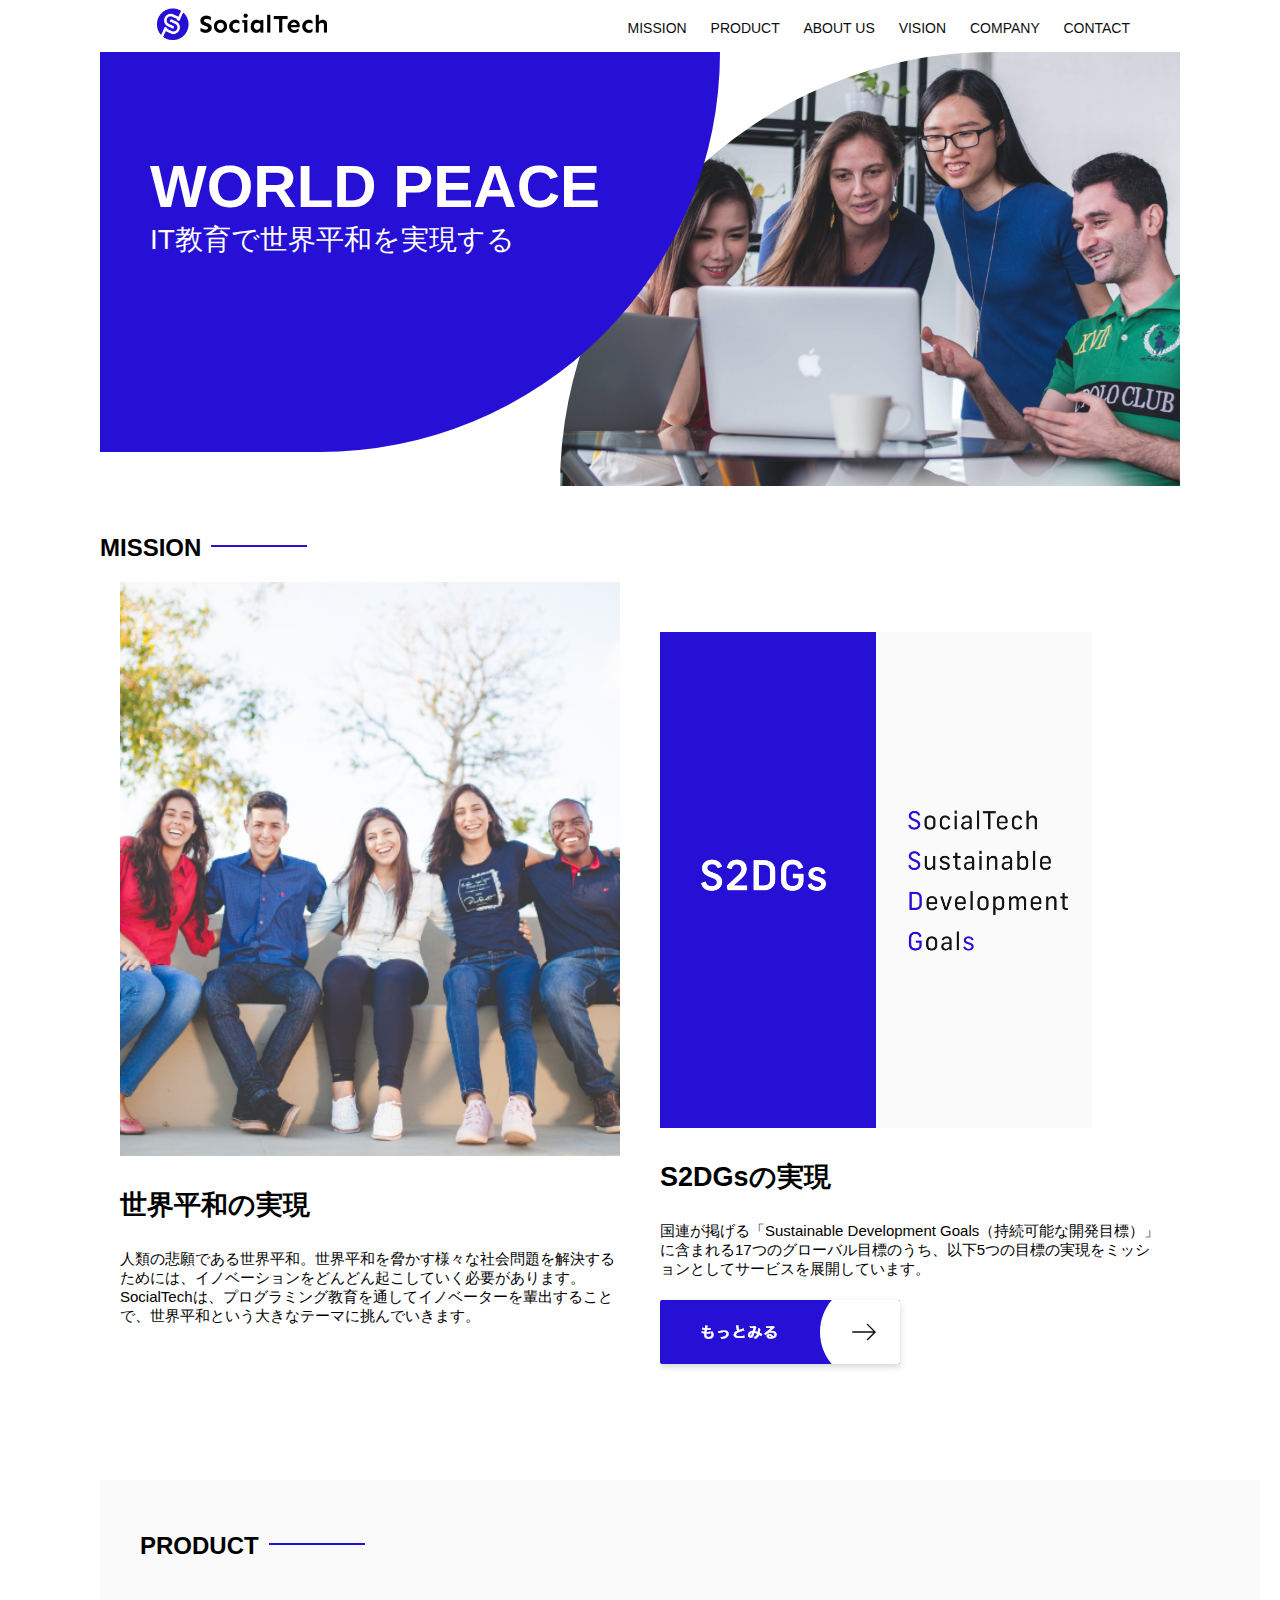
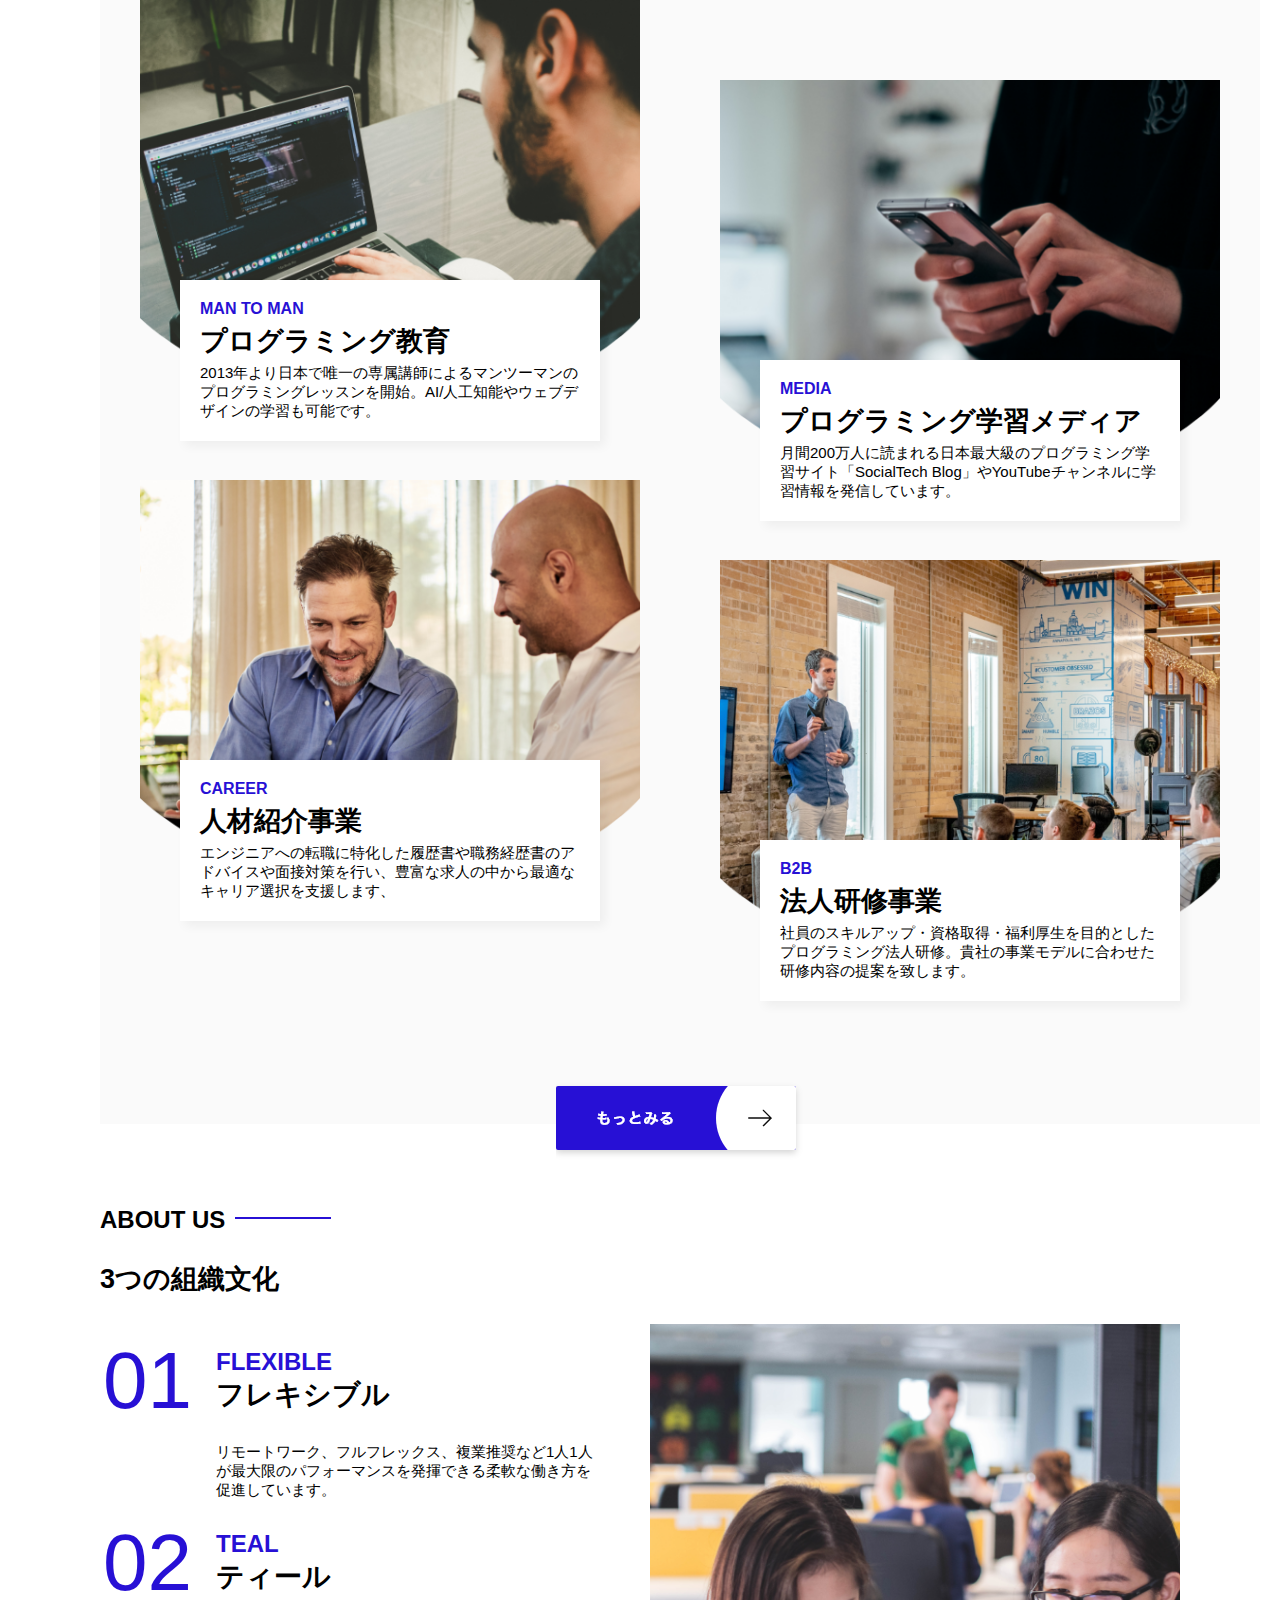
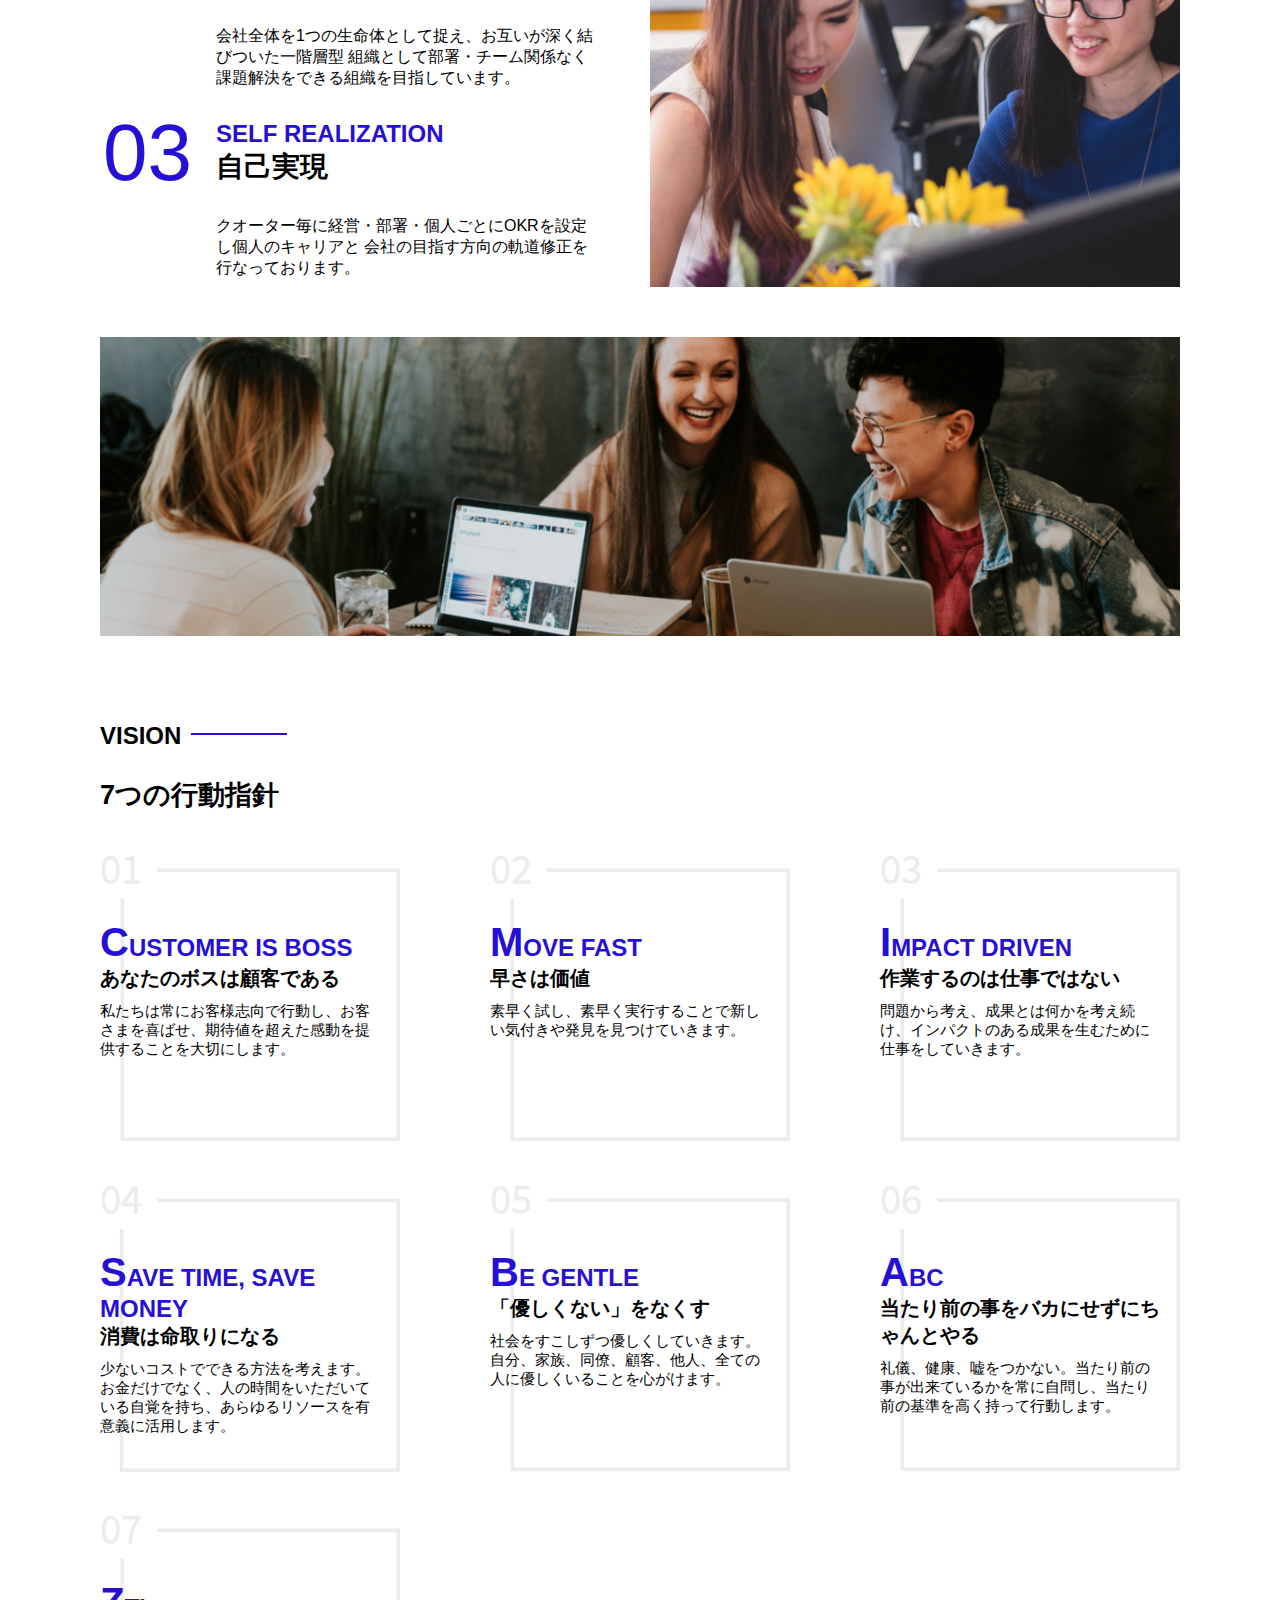
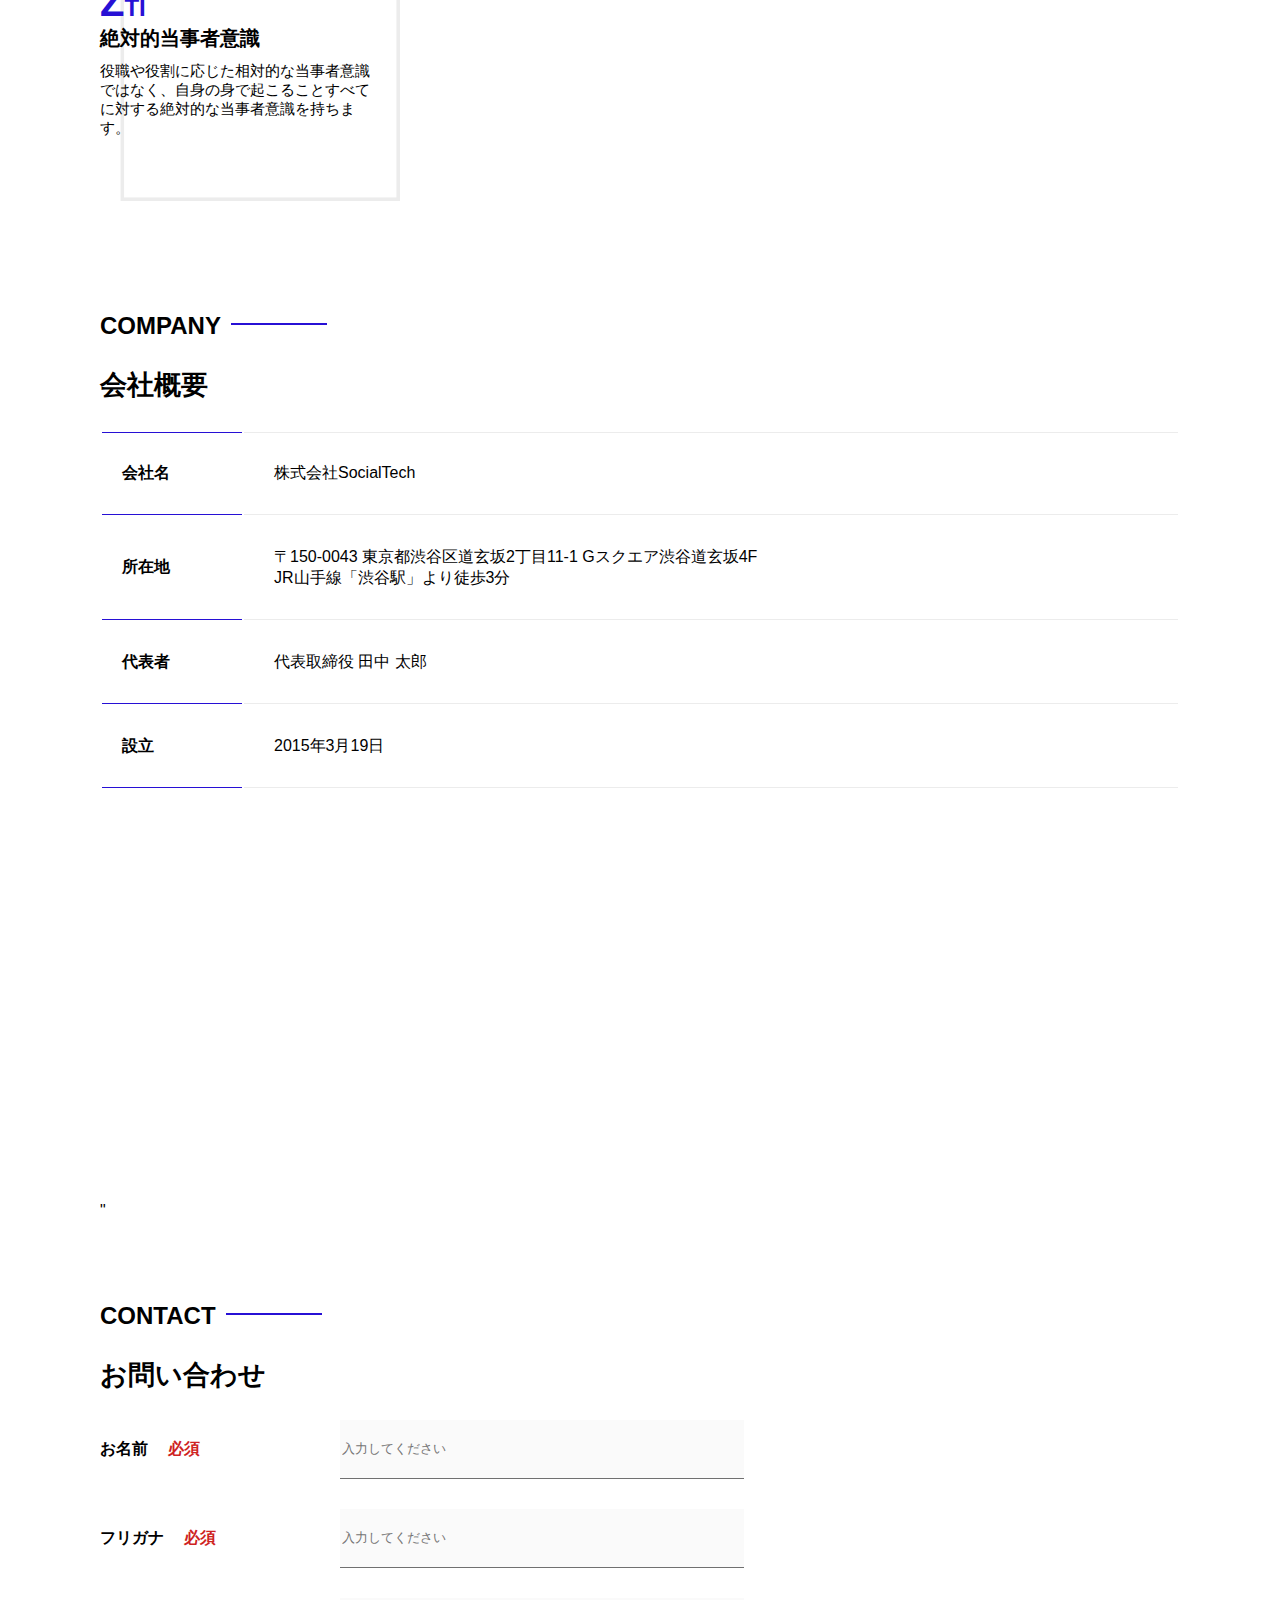
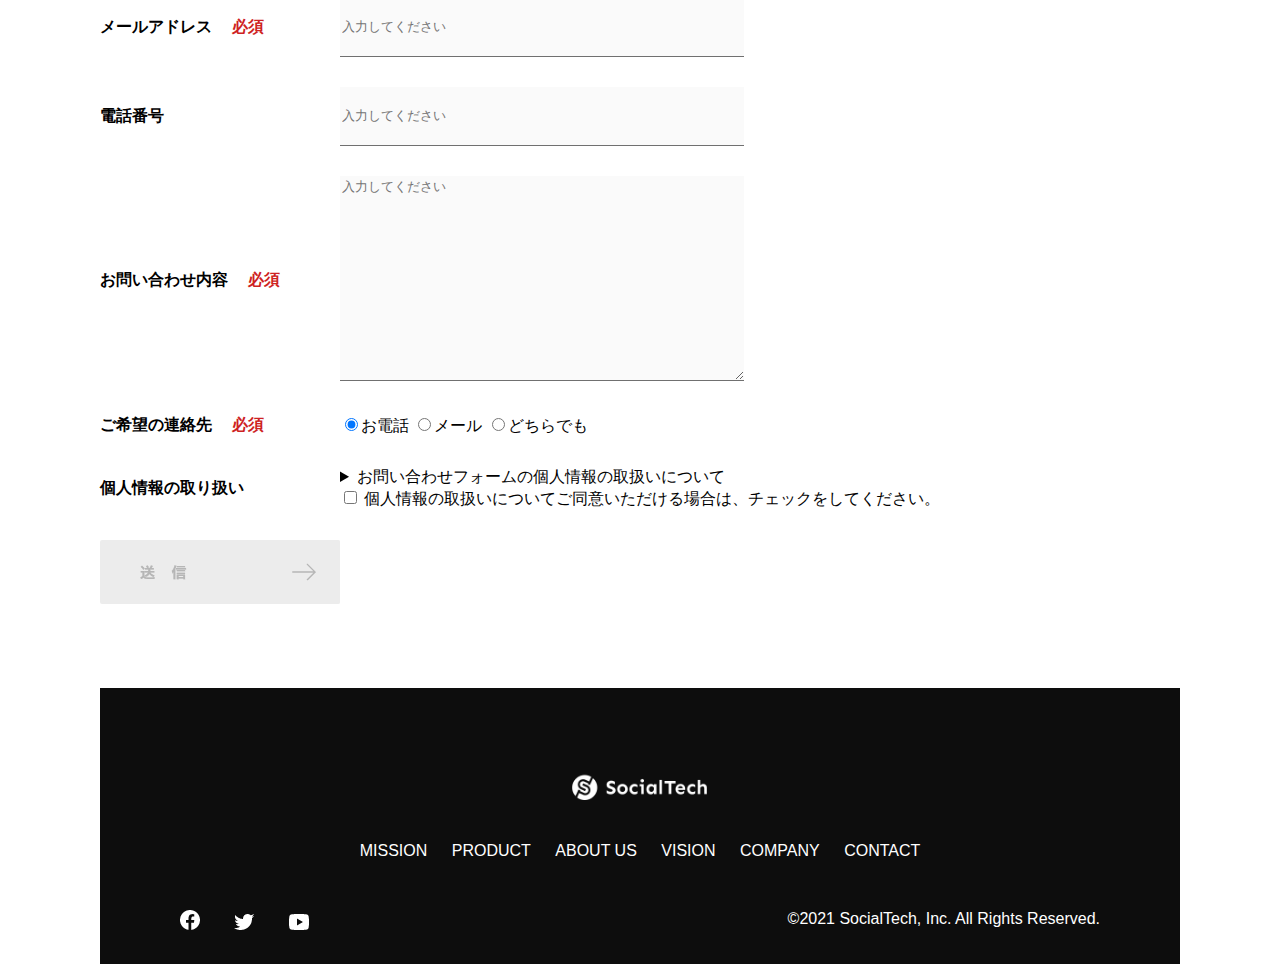
<file: index.html>
<!DOCTYPE html>
<html>
    <head>
        <title>Socialtech</title>
        <meta charset="utf-8">
        <meta descriprion="SocialtechはEdTech業界のリーディングカンパニーを目指します">
        <meta name="viewport" content="width=device-width, initial-scale=1.0">
        <link rel="stylesheet" href="style.css">
    </head>
    <body>
        <!-- ヘッダー -->
        <header>
            <!-- ロゴ -->
            <a href="index.html" id="logo"><img src="images/logo.png" alt=トップページに戻る></a>
        
            <!-- PC用ナビゲーション -->
            <nav id="nav-pc">
                <a href="mission.html">MISSION</a>
                <a href="product.html">PRODUCT</a>
                <a href="index.html#aboutus">ABOUT US</a>
                <a href="index.html#vision">VISION</a>
                <a href="index.html#company">COMPANY</a>
                <a href="index.html#contact">CONTACT</a>
            </nav>
            <!-- スマホ用メニューボタン -->
            <img id="menu-sp" src="images/button-menu.png" alt="ナビゲーションを開く" onclick="document.getElementById('nav-sp').style.display = 'block'">
               
            <!-- スマホ用ナビゲーション -->
            <nav id="nav-sp">
                <img id="close" src="images/button-close.png" alt="ナビゲーションを閉じる" onclick="document.getElementById('nav-sp').style.display = 'none'">
                <a id="logo-sp" href="index.html" onclick="document.getElementById('nav-sp').style.display = 'none'"><img
                src="images/logo-sp.png" alt="トップページに戻る"></a>
                <a class="menu" href="mission.html" onclick="document.getElementById('nav-sp').style.display = 'none'">MISSION</a>
                <a class="menu" href="product.html" onclick="document.getElementById('nav-sp').style.display = 'none'">PRODUCT</a>
                <a class="menu" href="index.html#aboutus" onclick="document.getElementById('nav-sp').style.display ='none'">ABOUT US</a>
                <a class="menu" href="index.html#vision" onclick="document.getElementById('nav-sp').style.display = 'none'">VISION</a>
                <a class="menu" href="index.html#company" onclick="document.getElementById('nav-sp').style.display = 'none'">COMPANY</a>
                <a class="menu" href="index.html#contact" onclick="document.getElementById('nav-sp').style.display = 'none'">CONTACT</a>
                <div id="sns">
                    <a href="https://www.facebook.com/sejuku2013"><img src="images/button-facebook.png" alt="Facebookへのリンク"></a>
                    <a href="https://twitter.com/samuraijuku"><img src="images/button-twitter.png" alt="Twitterへのリンク"></a>
                    <a href="https://www.youtube.com/channel/UCCFOQO5aDK0xXam4cUQXT8g"><img src="images/button-youtube.png" alt="YouTubeへのリンク"></a>
                </div>
            </nav>
        </header>
        <main>
            <article>
                <!-- メインビジュアル -->
                <section id="main-visual">
                    <div id="main-message">
                        <h1>WORLD PEACE</h1>
                        <p>IT教育で世界平和を実現する</p>
                    </div>
                    <img src="images/index/index-main.png" alt="PCの周りに集まる多国籍の仲間たち">
                </section>
                <!-- ミッション -->
                <section id="mission">
                    <h2 class="index-h2">MISSION</h2>
                    <div id="mission-flex">
                        <div>
                            <img id="mission-photo" src="images/index/index-mission.png" alt="屋外のベンチで写真を撮影する多国籍の仲間たち">
                            <h3>世界平和の実現</h3>
                            <p>
                                人類の悲願である世界平和。世界平和を脅かす様々な社会問題を解決するためには、イノベーションをどんどん起こしていく必要があります。SocialTechは、プログラミング教育を通してイノベーターを輩出することで、世界平和という大きなテーマに挑んでいきます。
                            </p>
                        </div>
                        <div>
                            <img id="s2dgs" src="images/index/s2dgs.png" alt="S2DGS">
                            <h3>S2DGsの実現</h3>
                            <p>国連が掲げる「Sustainable Development Goals（持続可能な開発目標）」に含まれる17つのグローバル目標のうち、以下5つの目標の実現をミッションとしてサービスを展開しています。</p>
                            <a href="mission.html">
                                <img src="images/button-more.png" alt="もっとみる">
                            </a>
                        </div>
                    </div>
                </section>
                <!-- プロダクト -->
                <section id="product">
                    <h2 class="index-h2">PRODUCT</h2>
                    <div>
                        <div id="product-left">
                            <div>
                                <img class="product-photo" src="images/index/index-mantoman.png" alt="PCでコードを書く男性">
                                <div class="product-explain">
                                    <span>MAN TO MAN</span>
                                    <h3>プログラミング教育</h3>
                                    <p>2013年より日本で唯一の専属講師によるマンツーマンのプログラミングレッスンを開始。AI/人工知能やウェブデザインの学習も可能です。</p>
                                </div>
                            </div>
                            <div>
                                <img class="product-photo" src="images/index/index-career.png" alt="笑顔で話し合う2人の男性">
                                <div class="product-explain">
                                    <span>CAREER</span>
                                    <h3>人材紹介事業</h3>
                                    <p>エンジニアへの転職に特化した履歴書や職務経歴書のアドバイスや面接対策を行い、豊富な求人の中から最適なキャリア選択を支援します、</p>
                                </div>
                            </div>
                        </div>
                        <div id="product-right">
                            <div>
                                <img class="product-photo" src="images/index/index-media.png" alt="スマートフォンを操作する人">
                                <div class="product-explain">
                                    <span>MEDIA</span>
                                    <h3>プログラミング学習メディア</h3>
                                    <p>月間200万人に読まれる日本最大級のプログラミング学習サイト「SocialTech Blog」やYouTubeチャンネルに学習情報を発信しています。</p>
                                </div>
                            </div>
                            <div>
                                <img class="product-photo" src="images/index/index-b2b.png" alt="講演中の男性とそれを聴く人々">
                                <div class="product-explain">
                                    <span>B2B</span>
                                    <h3>法人研修事業</h3>
                                    <p>社員のスキルアップ・資格取得・福利厚生を目的としたプログラミング法人研修。貴社の事業モデルに合わせた研修内容の提案を致します。</p>
                                </div>
                            </div>
                        </div>
                    </div>
                    <div>
                        <a id="product-more" href="product.html">
                            <img src="images/button-more.png" alt="もっとみる">
                        </a>
                    </div>
                </section>
                <!-- ABOUT US -->
                <section id="aboutus">
                    <h2 class="index-h2">ABOUT US</h2>
                    <h3>3つの組織文化</h3>
                    <div>
                        <table class="culture-table">
                            <tr>
                                <td>
                                    <span class="culture-num">01</span>
                                </td>
                                <td>
                                    <span class="culture-en">FLEXIBLE</span>
                                    <span class="culture-jp">フレキシブル</span>
                                </td>
                            </tr>
                            <tr>
                                <td>
                                    <!-- 空のセル -->
                                </td>
                                <td>
                                    <p class="culture-description">
                                        リモートワーク、フルフレックス、複業推奨など1人1人が最大限のパフォーマンスを発揮できる柔軟な働き方を促進しています。
                                    </p>
                                </td>
                            </tr>
                            <tr>
                                <td>
                                    <span class="culture-num">02</span>
                                </td>
                                <td>
                                    <span class="culture-en">TEAL</span>
                                    <span class="culture-jp">ティール</span>
                                </td>
                            </tr>
                            <tr>
                                <td>
                                    <!-- 空のセル -->
                                </td>
                                <td>
                                    会社全体を1つの生命体として捉え、お互いが深く結びついた一階層型
                                    組織として部署・チーム関係なく課題解決をできる組織を目指しています。
                                </td>
                            </tr>
                            <tr>
                                <td>
                                    <span class="culture-num">03</span>
                                </td>
                                <td>
                                    <span class="culture-en">SELF REALIZATION</span>
                                    <span class="culture-jp">自己実現</span>
                                </td>
                            </tr>
                            <td>
                                <!-- 空のセル -->
                            </td>

                            <td>
                                クオーター毎に経営・部署・個人ごとにOKRを設定し個人のキャリアと
                                会社の目指す方向の軌道修正を行なっております。
                            </td>
                        </table>
                        <img class="culture-img" src="images/index/index-aboutus1.png" alt="笑顔で話し合う2人の女性">
                    </div>
                    <img class="culture-img2" src="images/index/index-aboutus2.png" alt="笑顔で話し合う3人の男女">
                </section>
                <!-- VISION -->
                <section id="vision">
                    <h2 class="index-h2">VISION</h2>
                    <h3>7つの行動指針</h3>
                    <div>
                        <div class="vision-box">
                            <img src="images/index/vision-01.png" alt="01">
                            <span>
                                <h4>CUSTOMER IS BOSS</h4>
                                <h5>あなたのボスは顧客である</h5>
                                <p>私たちは常にお客様志向で行動し、お客さまを喜ばせ、期待値を超えた感動を提供することを大切にします。</p>
                            </span>
                        </div>
                        <div class="vision-box">
                            <img src="images/index/vision-02.png" alt="02">
                            <span>
                                <h4>MOVE FAST</h4>
                                <h5>早さは価値</h5>
                                <p>素早く試し、素早く実行することで新しい気付きや発見を見つけていきます。</p>
                            </span>
                        </div>
                        <div class="vision-box">
                            <img src="images/index/vision-03.png" alt="03">
                            <span>
                                <h4>IMPACT DRIVEN</h4>
                                <h5>作業するのは仕事ではない</h5>
                                <p>問題から考え、成果とは何かを考え続け、インパクトのある成果を生むために仕事をしていきます。</p>
                            </span>
                        </div>
                        <div class="vision-box">
                            <img src="images/index/vision-04.png" alt="04">
                            <span>
                                <h4>SAVE TIME, SAVE MONEY</h4>
                                <h5>消費は命取りになる</h5>
                                <p>少ないコストでできる方法を考えます。お金だけでなく、人の時間をいただいている自覚を持ち、あらゆるリソースを有意義に活用します。</p>
                            </span>
                        </div>
                        <div class="vision-box">
                            <img src="images/index/vision-05.png" alt="05">
                            <span>
                                <h4>BE GENTLE</h4>
                                <h5>「優しくない」をなくす</h5>
                                <p>社会をすこしずつ優しくしていきます。自分、家族、同僚、顧客、他人、全ての人に優しくいることを心がけます。</p>
                            </span>
                        </div>
                        <div class="vision-box">
                            <img src="images/index/vision-06.png" alt="06">
                            <span>
                                <h4>ABC</h4>
                                <h5>当たり前の事をバカにせずにちゃんとやる</h5>
                                <p>礼儀、健康、嘘をつかない。当たり前の事が出来ているかを常に自問し、当たり前の基準を高く持って行動します。</p>
                            </span>
                        </div>
                        <div class="vision-box">
                            <img src="images/index/vision-07.png" alt="07">
                            <span>
                                <h4>ZTI</h4>
                                <h5>絶対的当事者意識</h5>
                                <p>役職や役割に応じた相対的な当事者意識ではなく、自身の身で起こることすべてに対する絶対的な当事者意識を持ちます。</p>
                            </span>
                        </div>
                    </div>
                </section>
                <!-- COMPANY -->
                <section id="company">
                    <h2 class="index-h2">COMPANY</h2>
                    <h3>会社概要</h3>
                    <table id="company-table">
                        <tr>
                            <th class="tableheader-first">会社名</th>
                            <td class="cell-first">株式会社SocialTech</td>
                        </tr>
                        <tr>
                            <th class="tableheader">所在地</th>
                            <td class="cell">〒150-0043 東京都渋谷区道玄坂2丁目11-1 Gスクエア渋谷道玄坂4F<br>JR山手線「渋谷駅」より徒歩3分</td>
                        </tr>
                        <tr>
                            <th class="tableheader">代表者</th>
                            <td class="cell">代表取締役 田中 太郎</td>
                        </tr>
                        <tr>
                            <th class="tableheader">設立</th>
                            <td class="cell">2015年3月19日</td>
                        </tr>
                    </table>
                    <iframe src="https://www.google.com/maps/embed?pb=!1m18!1m12!1m3!1d3241.776131418901!2d139.69400201465228!3d35.65788688019969!2m3!1f0!2f0!3f0!3m2!1i1024!2i768!4f13.1!3m3!1m2!1s0x60188caa0042e8d1%3A0xba130bea826a7aa2!2z44CSMTUwLTAwNDMg5p2x5Lqs6YO95riL6LC35Yy66YGT546E5Z2C77yS5LiB55uu77yR77yR4oiS77yR!5e0!3m2!1sja!2sjp!4v1645777894629!5m2!1sja!2sjp" width="600" height="450" style="border:0;" allowfullscreen="" loading="lazy"></iframe>"
                </section>
                <!-- お問い合わせフォーム -->
                <section id="contact">
                    <h2 class="index-h2">CONTACT</h2>
                    <h3>お問い合わせ</h3>
                    <!-- STATIC FORMSのフォームタグ -->
                    <form action="https://api.staticforms.xyz/submit" method="post">
                        <input type="text" name="honeypot" style="display:none">
                        <!-- STATIC FORMSのアクセスキー -->
                        <input type="hidden" name="accessKey" value="0e046da4-e591-4f50-a870-c02ae3238347"> 
                        <!-- メールのタイトル -->
                        <input type="hidden" name="subject" value="お問い合わせフォーム" />
                        <!-- 送信先のメールアドレスをvalueに設定する -->
                        <input type="hidden" name="replyTo" value="saki.k14070902@gmail.com">
                        <!-- redirecToのURLは公開後のURLへリンクする -->
                        <input type="hidden" name="redirectTo" value="">              
                        <div>
                            <div class="contact-heading">
                                <label class="contact-label">お名前<span class="contact-span">必須</span></label>
                            </div>
                            <div class="contact-form">
                                <input type="text" name="name" placeholder="入力してください" class="contact-textbox">
                            </div>
                        </div>
                        <div>
                            <div class="contact-heading">
                                <label class="contact-label">フリガナ<span class="contact-span">必須</span></label>
                            </div>
                            <div>
                                <input type="text" name="hurigana" placeholder="入力してください" class="contact-textbox">
                            </div>
                        </div>
                        <div>
                            <div class="contact-heading">
                                <label class="contact-label">メールアドレス<span class="contact-span">必須</span></label>
                            </div>
                            <div>
                                <input type="text" name="email" placeholder="入力してください" class="contact-textbox">
                            </div>
                        </div>
                        <div>
                            <div class="contact-heading">
                                <label class="contact-label">電話番号</label>
                            </div>
                            <div>
                                <input type="text" name="tel" placeholder="入力してください" class="contact-textbox">
                            </div>
                        </div>
                        <div>
                            <div class="contact-heading">
                                <label class="contact-label">お問い合わせ内容<span class="contact-span">必須</span></label>
                            </div>
                            <div>
                                <textarea class="contact-textarea" placeholder="入力してください" name="message"></textarea>
                            </div>
                        </div>
                        <div>
                            <div class="contact-heading">
                                <label class="contact-label">ご希望の連絡先<span class="contact-span">必須</span></label>
                            </div>
                            <div>
                            <input class="radiobutton" type="radio" value="tell" name="contact" checked><label>お電話</label>
                            <input class="radiobutton" type="radio" value="mail" name="contact"><label>メール</label>
                            <input class="radiobutton" type="radio" value="both" name="contact"><label>どちらでも</label>
                            </div>
                        </div>
                        <div>
                            <div class="contact-heading">
                                <label class="contact-label">個人情報の取り扱い</label>
                            </div>
                            <div>
                            <details>
                                <summary>お問い合わせフォームの個人情報の取扱いについて</summary>
                                <div>
                                    <span>１．組織の名称又は氏名</span><br>
                                    株式会社SocialTech<br><br>
                                     <span>２．個人情報保護管理者（若しくはその代理人）の氏名又は職名、所属及び連絡先
                                    鈴木 一郎 コーポレート部</span><br>
                                   メールアドレス：support@socialtech.net<br>
                                   TEL：03-xxxx-xxxx<br>
                                   <span>３．個人情報の利用目的</span><br>
                                   ・本サービス及び本サービスに関連する情報の提供又はそれらに関する連絡のため<br>
                                    ・ユーザーの本人確認のため<br>
                                  ・当社サービスのご案内のため<br>
                                   ・当社の商品等の広告または宣伝（電子メールによるものを含むものとします。）<br><br>
                                 <span>４．個人情報の取り扱い業務の委託</span><br>
                                   個人情報の取扱業務の全部または一部を外部に業務委託する場合があります。<br>
                   その際、弊社は、個人情報を適切に保護できる管理体制を敷き実行していることを条件として<br>
                   委託先を厳選したうえで、機密保持契約を委託先と締結し、お客様の個人情報を厳密に管理させます。<br><br>
                   <span>５．個人情報の開示等の請求</span><br>
                   お客様は、弊社に対してご自身の個人情報の開示等（利用目的の通知、開示、内容の訂正・追加・削除、利用の停止または消去、第三者への提供の停止）に関して、当社問合わせ窓口に申し出ることができます。<br>
                   その際、弊社はお客様ご本人を確認させていただいたうえで、合理的な期間内に対応いたします。<br><br>
                   なお、個人情報に関する弊社問合わせ先は、次の通りです。<br><br>
                   株式会社SocialTech　個人情報問合せ窓口<br>
                   〒150-0043　東京都渋谷区道玄坂2丁目11-1 Ｇスクエア渋谷道玄坂 4F<br>
                   メールアドレス：support@socialtech.net　TEL：03-xxxx-xxxx<br><br>
                   <span>６．個人情報を提供されることの任意性について</span><br><br>
                   お客様がご自身の個人情報を弊社に提供されるか否かは、お客様のご判断によりますが、もしご提供されない場合には、適切なサービスが提供できない場合がありますので予めご了承ください。
                 </div>
                            </details>
                            <input type="checkbox" name="agree">
                            <span>個人情報の取扱いについてご同意いただける場合は、チェックをしてください。</span>
                        </div>
                        </div>
                        <input type="image" value="Submit" src="images/button-submit.png" alt="送信する">
                    </form>
                </section>
            </article>
            <footer>
                <div id="footer-logo">
                    <img src="images/logo-sp.png" alt="SocialTech">
                </div>
                <div id="footer-link">
                    <a href="mission.html">MISSION</a>
                    <a href="product.html">PRODUCT</a>
                    <a href="index.html#aboutus">ABOUT US</a>
                    <a href="index.html#vision">VISION</a>
                    <a href="index.html#company">COMPANY</a>
                    <a href="index.html#contact">CONTACT</a>
                </div>
                <div id="sns-footer">
                    <a href="https://www.facebook.com/sejuku2013"><img src="images/button-facebook.png" alt="Facebookのリンク"></a>
                    <a href="https://twitter.com/samuraijuku"><img src="images/button-twitter.png" alt="Twitterのリンク"></a>
                    <a href="https://www.youtube.com/channel/UCCFOQO5aDK0xXam4cUQXT8g"><img src="images/button-youtube.png" alt="YouTubeのリンク"></a>
                    <span id="copyright">&copy;2021 SocialTech, Inc. All Rights Reserved.</span>
                </div>
            </footer>
        </main>

    </body>
</html>
</file>
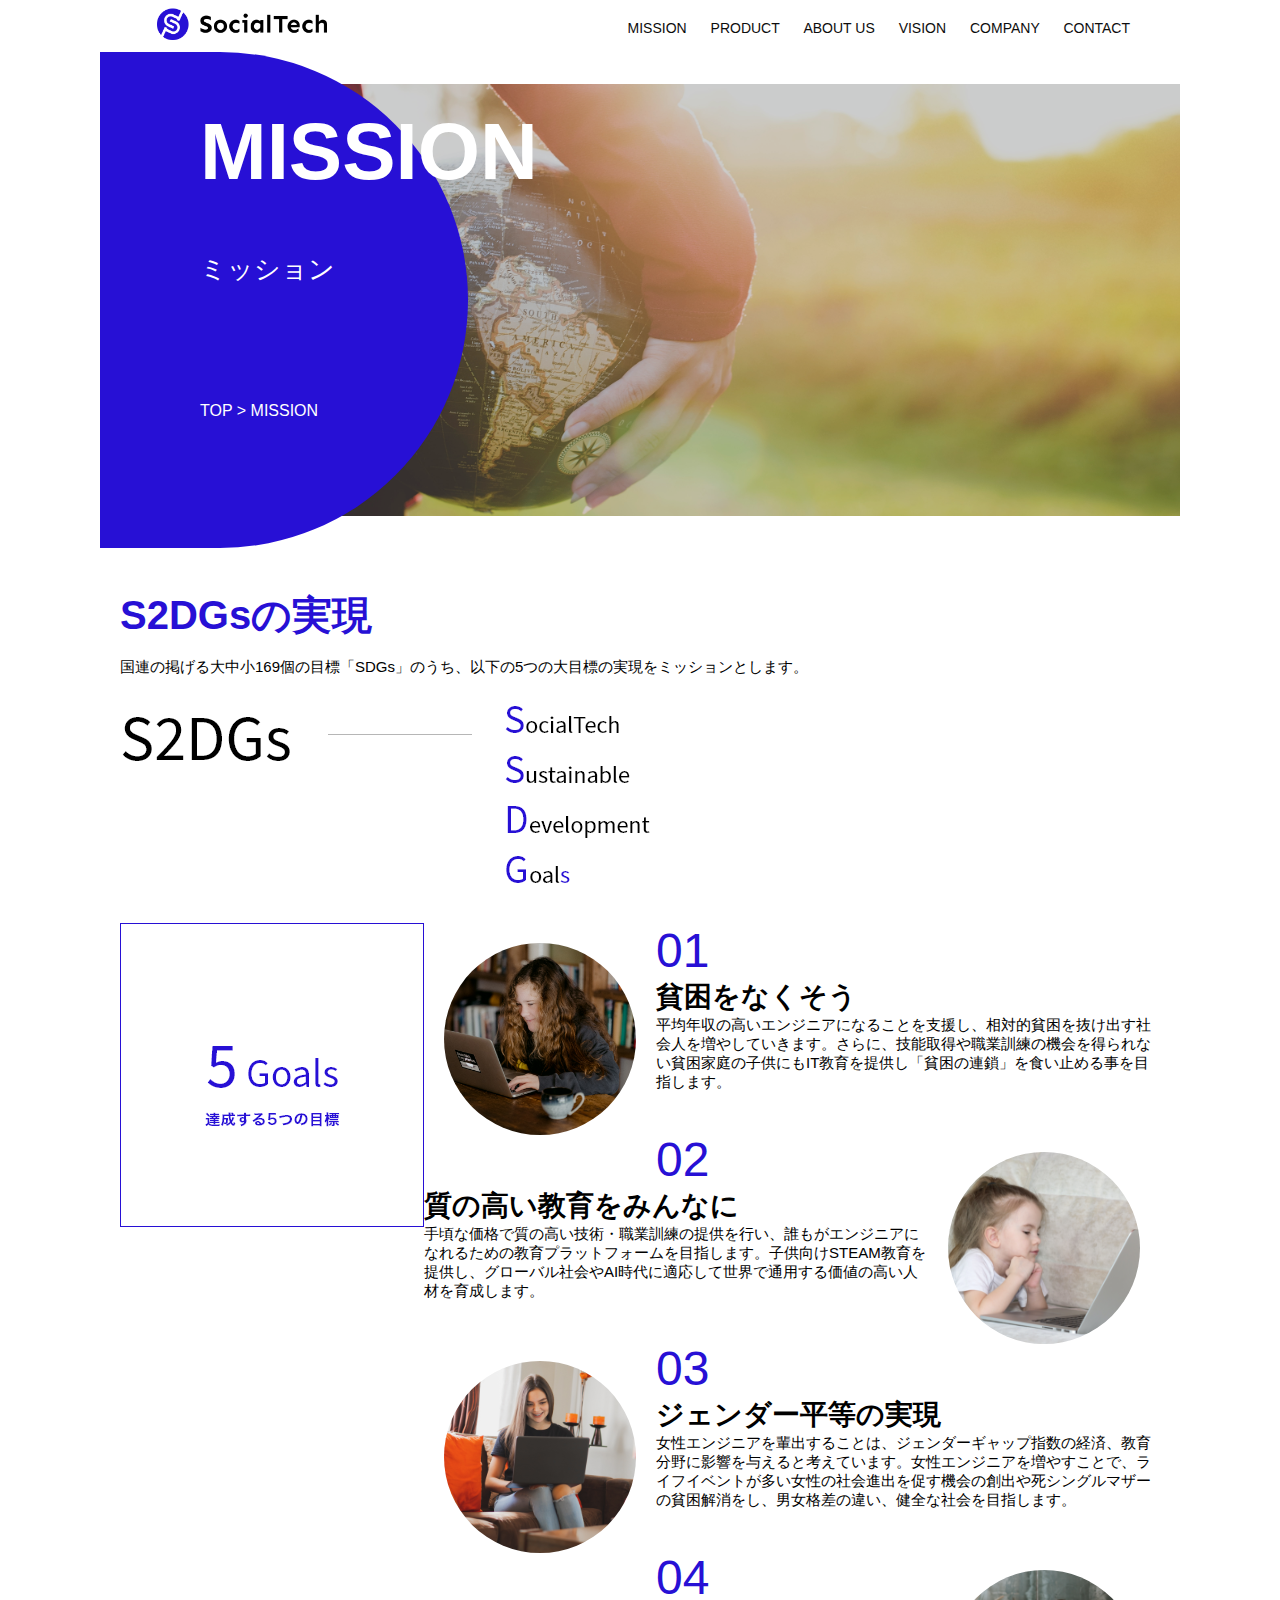
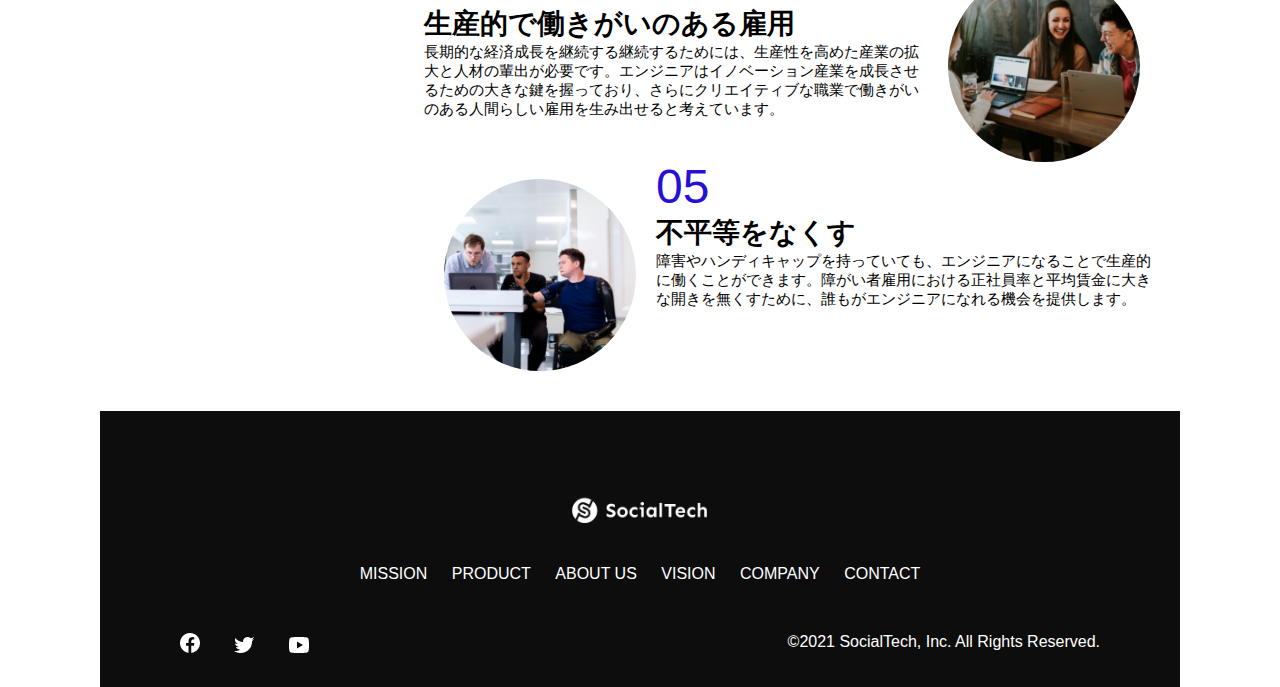
<file: mission.html>
<!DOCTYPE html>
<html>
    <head>
        <title>Socialtech - MISSION ミッション -</title>
        <meta charset="utf-8">
        <meta descriprion="Socialtechが目指す5つの目標（S2DGs）を紹介します">
        <meta name="viewport" content="width=device-width, initial-scale=1.0">
        <link rel="stylesheet" href="style.css">
    </head>
    <body>
        <!-- ヘッダー -->
        <header>
            <!-- ロゴ -->
            <a href="index.html" id="logo"><img src="images/logo.png" alt=トップページに戻る></a>
        
            <!-- PC用ナビゲーション -->
            <nav id="nav-pc">
                <a href="mission.html">MISSION</a>
                <a href="product.html">PRODUCT</a>
                <a href="index.html#aboutus">ABOUT US</a>
                <a href="index.html#vision">VISION</a>
                <a href="index.html#company">COMPANY</a>
                <a href="index.html#contact">CONTACT</a>
            </nav>
            <!-- スマホ用メニューボタン -->
            <img id="menu-sp" src="images/button-menu.png" alt="ナビゲーションを開く" onclick="document.getElementById('nav-sp').style.display = 'block'">
               
            <!-- スマホ用ナビゲーション -->
            <nav id="nav-sp">
                <img id="close" src="images/button-close.png" alt="ナビゲーションを閉じる" onclick="document.getElementById('nav-sp').style.display = 'none'">
                <a id="logo-sp" href="index.html" onclick="document.getElementById('nav-sp').style.display = 'none'"><img
                src="images/logo-sp.png" alt="トップページに戻る"></a>
                <a class="menu" href="mission.html" onclick="document.getElementById('nav-sp').style.display = 'none'">MISSION</a>
                <a class="menu" href="product.html" onclick="document.getElementById('nav-sp').style.display = 'none'">PRODUCT</a>
                <a class="menu" href="index.html#aboutus" onclick="document.getElementById('nav-sp').style.display ='none'">ABOUT US</a>
                <a class="menu" href="index.html#vision" onclick="document.getElementById('nav-sp').style.display = 'none'">VISION</a>
                <a class="menu" href="index.html#company" onclick="document.getElementById('nav-sp').style.display = 'none'">COMPANY</a>
                <a class="menu" href="index.html#contact" onclick="document.getElementById('nav-sp').style.display = 'none'">CONTACT</a>
                <div id="sns">
                    <a href="https://www.facebook.com/sejuku2013"><img src="images/button-facebook.png" alt="Facebookへのリンク"></a>
                    <a href="https://twitter.com/samuraijuku"><img src="images/button-twitter.png" alt="Twitterへのリンク"></a>
                    <a href="https://www.youtube.com/channel/UCCFOQO5aDK0xXam4cUQXT8g"><img src="images/button-youtube.png" alt="YouTubeへのリンク"></a>
                </div>
            </nav>
        </header>
        <main>
            <article>
                <section id="mission-main">
                    <div id="mission-title">
                        <h1>MISSION</h1>
                        <span>ミッション</span>
                        <div>TOP > MISSION</div>
                    </div>
                </section>
                <section id="mission-s2dgs">
                    <h2 class="mission-h2">S2DGsの実現</h2>
                    <p>国連の掲げる大中小169個の目標「SDGs」のうち、以下の5つの大目標の実現をミッションとします。</p>
                    <img src="images/mission/mission-s2dgs.png" alt="S2DGs">
                </section>
                <section id="mission-5goals">
                    <div>
                        <img id="s2dgs-image" src="images/mission/mission-5goals.png" alt="5Goals">
                    </div>
                    <div>
                        <div>
                            <img class="fivegoals-image-left" src="images/mission/mission-5goals01.png" alt="PCを操作する女の子">
                            <span class="fivegoals-number">01</span>
                            <h3 class="fivegoals-h3">貧困をなくそう</h3>
                            <p class="fivegoals-p">
                                平均年収の高いエンジニアになることを支援し、相対的貧困を抜け出す社会人を増やしていきます。さらに、技能取得や職業訓練の機会を得られない貧困家庭の子供にもIT教育を提供し「貧困の連鎖」を食い止める事を目指します。
                            </p>
                        </div>

                        <div>
                            <img class="fivegoals-image-right" src="images/mission/mission-5goals02.png" alt="PCを見つめる小さい女の子">
                            <span class="fivegoals-number">02</span>
                            <h3 class="fivegoals-h3">質の高い教育をみんなに</h3>
                            <p class="fivegoals-p">
                                手頃な価格で質の高い技術・職業訓練の提供を行い、誰もがエンジニアになれるための教育プラットフォームを目指します。子供向けSTEAM教育を提供し、グローバル社会やAI時代に適応して世界で通用する価値の高い人材を育成します。
                            </p>
                        </div>

                        <div>
                            <img class="fivegoals-image-left" src="images/mission/mission-5goals03.png" alt="PCを操作する女性">
                            <span class="fivegoals-number">03</span>
                            <h3 class="fivegoals-h3">ジェンダー平等の実現</h3>
                            <p class="fivegoals-p">
                                女性エンジニアを輩出することは、ジェンダーギャップ指数の経済、教育分野に影響を与えると考えています。女性エンジニアを増やすことで、ライフイベントが多い女性の社会進出を促す機会の創出や死シングルマザーの貧困解消をし、男女格差の違い、健全な社会を目指します。
                            </p>
                        </div>

                        <div>
                            <img class="fivegoals-image-right" src="images/mission/mission-5goals04.png" alt="笑顔で話し合う3人の男女">
                            <span class="fivegoals-number">04</span>
                            <h3 class="fivegoals-h3">生産的で働きがいのある雇用</h3>
                            <p class="fivegoals-p">
                                長期的な経済成長を継続する継続するためには、生産性を高めた産業の拡大と人材の輩出が必要です。エンジニアはイノベーション産業を成長させるための大きな鍵を握っており、さらにクリエイティブな職業で働きがいのある人間らしい雇用を生み出せると考えています。
                            </p>
                        </div>

                        <div>
                            <img class="fivegoals-image-left" src="images/mission/mission-5goals05.png" alt="障害を持つ男性が生き生きと働く様子">
                            <span class="fivegoals-number">05</span>
                            <h3 class="fivegoals-h3">不平等をなくす</h3>
                            <p class="fivegoals-p">
                                障害やハンディキャップを持っていても、エンジニアになることで生産的に働くことができます。障がい者雇用における正社員率と平均賃金に大きな開きを無くすために、誰もがエンジニアになれる機会を提供します。
                            </p>
                        </div>
                    </div>
                </section>
            </article>
            <footer>
                <div id="footer-logo">
                    <img src="images/logo-sp.png" alt="SocialTech">
                </div>
                <div id="footer-link">
                    <a href="mission.html">MISSION</a>
                    <a href="product.html">PRODUCT</a>
                    <a href="index.html#aboutus">ABOUT US</a>
                    <a href="index.html#vision">VISION</a>
                    <a href="index.html#company">COMPANY</a>
                    <a href="index.html#contact">CONTACT</a>
                </div>
                <div id="sns-footer">
                    <a href="https://www.facebook.com/sejuku2013"><img src="images/button-facebook.png" alt="Facebookのリンク"></a>
                    <a href="https://twitter.com/samuraijuku"><img src="images/button-twitter.png" alt="Twitterのリンク"></a>
                    <a href="https://www.youtube.com/channel/UCCFOQO5aDK0xXam4cUQXT8g"><img src="images/button-youtube.png" alt="YouTubeのリンク"></a>
                    <span id="copyright">&copy;2021 SocialTech, Inc. All Rights Reserved.</span>
                </div>
            </footer>
        </main>

    </body>
</html>
</file>
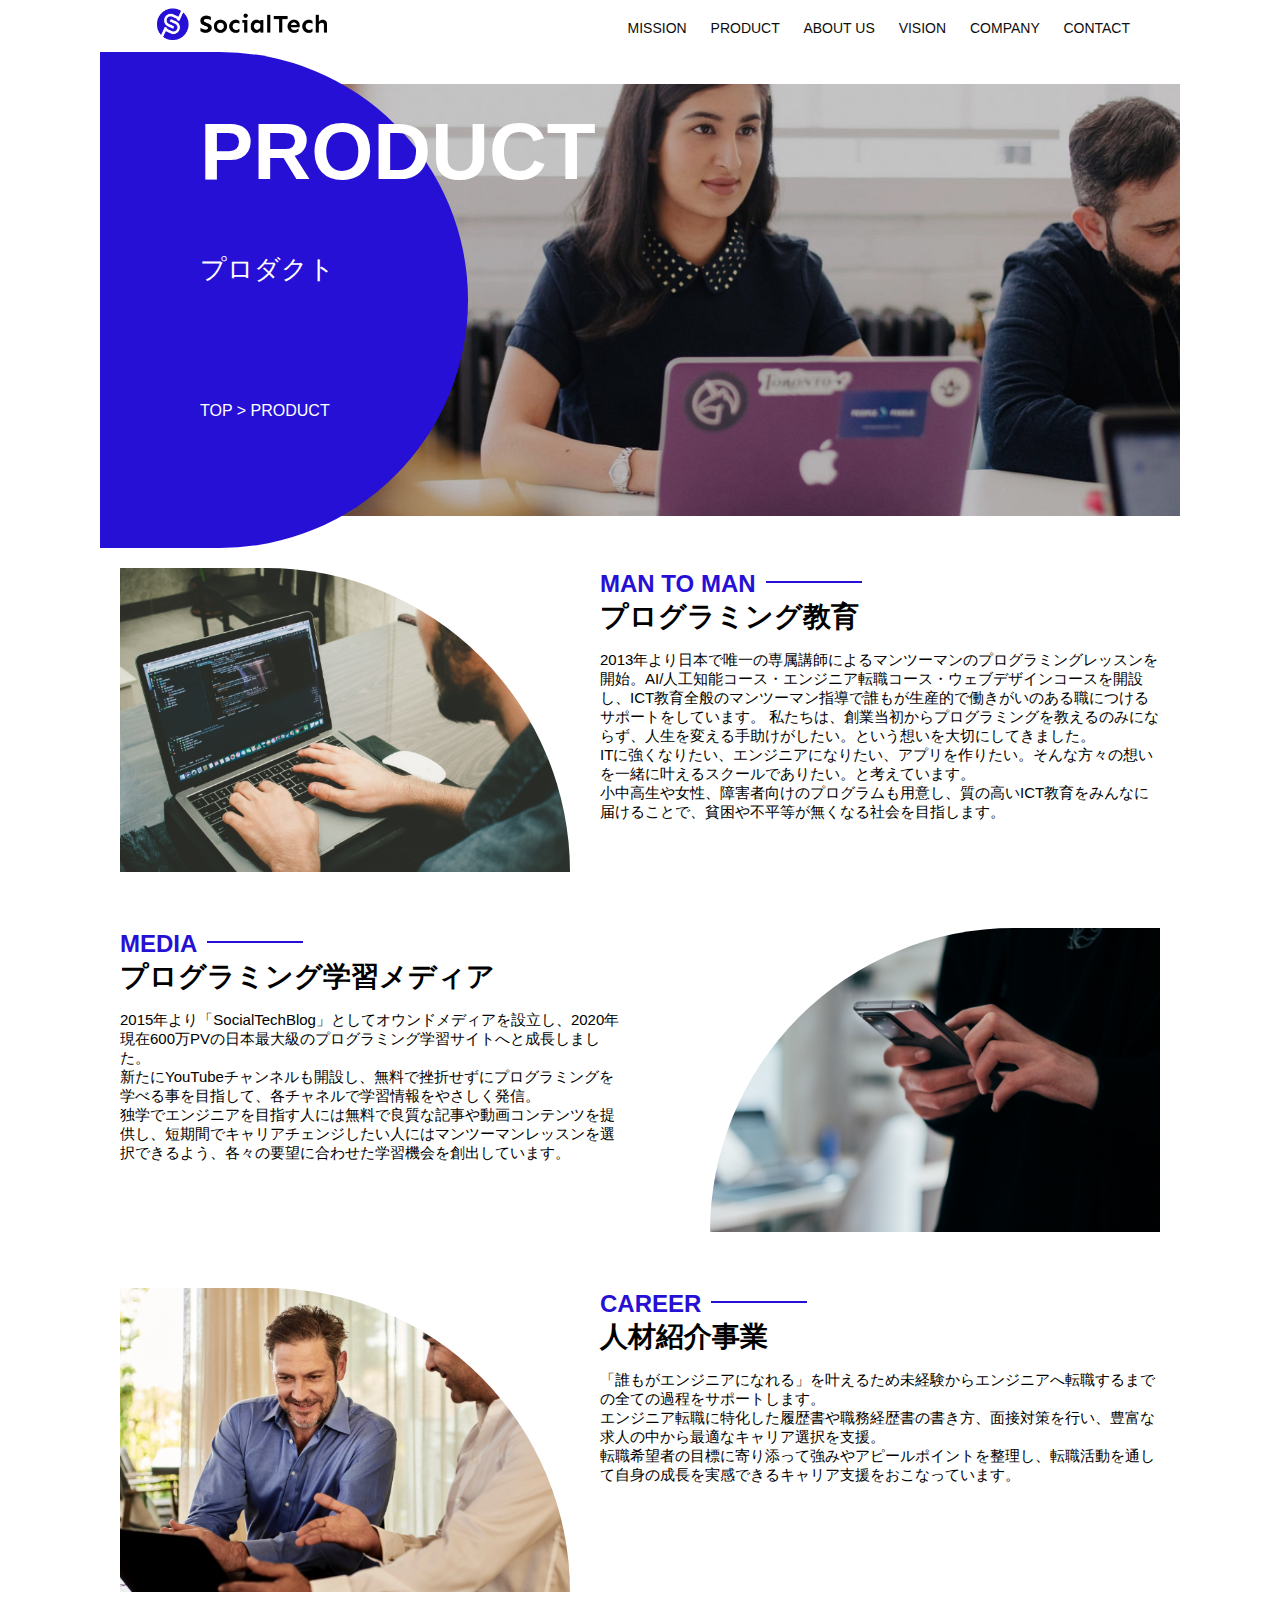
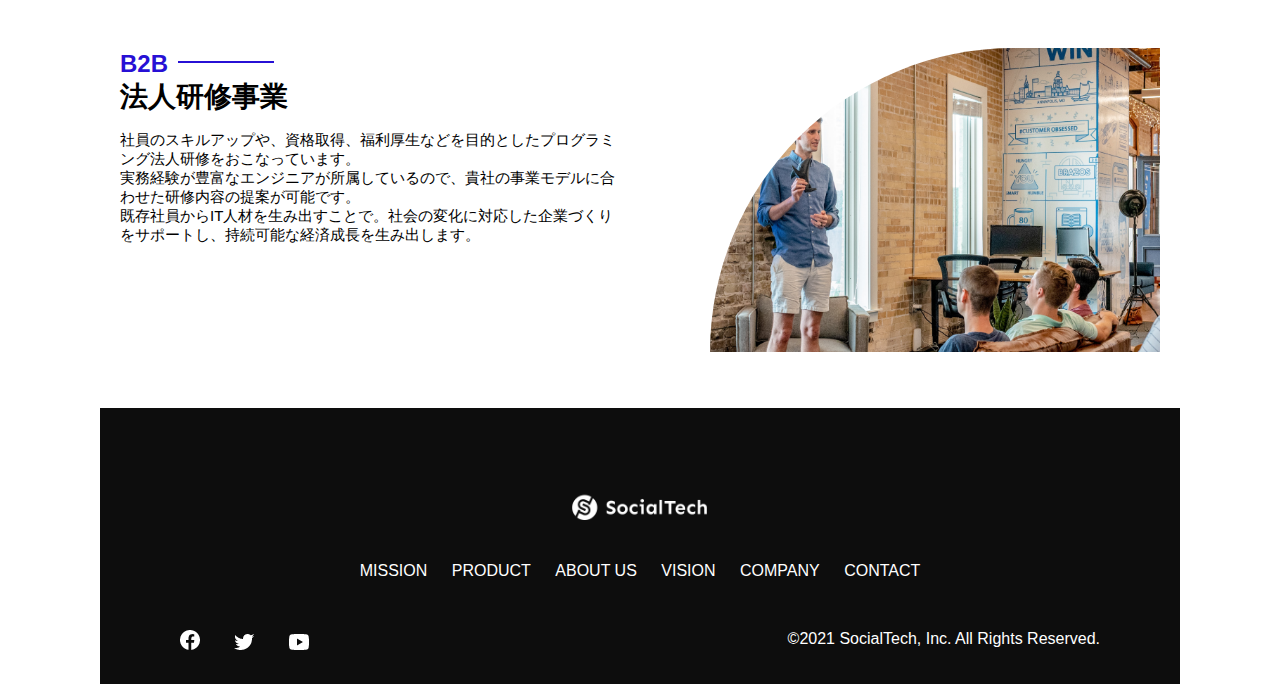
<file: product.html>
<!DOCTYPE html>
<html>
    <head>
        <title>Socialtech - PRODUCT プロダクト -</title>
        <meta charset="utf-8">
        <meta descriprion="Socialtechの4つのプロダクトを紹介します">
        <meta name="viewport" content="width=device-width, initial-scale=1.0">
        <link rel="stylesheet" href="style.css">
    </head>
    <body>
        <!-- ヘッダー -->
        <header>
            <!-- ロゴ -->
            <a href="index.html" id="logo"><img src="images/logo.png" alt=トップページに戻る></a>
        
            <!-- PC用ナビゲーション -->
            <nav id="nav-pc">
                <a href="mission.html">MISSION</a>
                <a href="product.html">PRODUCT</a>
                <a href="index.html#aboutus">ABOUT US</a>
                <a href="index.html#vision">VISION</a>
                <a href="index.html#company">COMPANY</a>
                <a href="index.html#contact">CONTACT</a>
            </nav>
            <!-- スマホ用メニューボタン -->
            <img id="menu-sp" src="images/button-menu.png" alt="ナビゲーションを開く" onclick="document.getElementById('nav-sp').style.display = 'block'">
               
            <!-- スマホ用ナビゲーション -->
            <nav id="nav-sp">
                <img id="close" src="images/button-close.png" alt="ナビゲーションを閉じる" onclick="document.getElementById('nav-sp').style.display = 'none'">
                <a id="logo-sp" href="index.html" onclick="document.getElementById('nav-sp').style.display = 'none'"><img
                src="images/logo-sp.png" alt="トップページに戻る"></a>
                <a class="menu" href="mission.html" onclick="document.getElementById('nav-sp').style.display = 'none'">MISSION</a>
                <a class="menu" href="product.html" onclick="document.getElementById('nav-sp').style.display = 'none'">PRODUCT</a>
                <a class="menu" href="index.html#aboutus" onclick="document.getElementById('nav-sp').style.display ='none'">ABOUT US</a>
                <a class="menu" href="index.html#vision" onclick="document.getElementById('nav-sp').style.display = 'none'">VISION</a>
                <a class="menu" href="index.html#company" onclick="document.getElementById('nav-sp').style.display = 'none'">COMPANY</a>
                <a class="menu" href="index.html#contact" onclick="document.getElementById('nav-sp').style.display = 'none'">CONTACT</a>
                <div id="sns">
                    <a href="https://www.facebook.com/sejuku2013"><img src="images/button-facebook.png" alt="Facebookへのリンク"></a>
                    <a href="https://twitter.com/samuraijuku"><img src="images/button-twitter.png" alt="Twitterへのリンク"></a>
                    <a href="https://www.youtube.com/channel/UCCFOQO5aDK0xXam4cUQXT8g"><img src="images/button-youtube.png" alt="YouTubeへのリンク"></a>
                </div>
            </nav>
        </header>
        <main>
            <article>
                <section id="product-main">
                    <div id="product-title">
                        <h1>PRODUCT</h1>
                        <span>プロダクト</span>
                        <div>TOP > PRODUCT</div>
                    </div>
                </section>
                <section class="product-section1">
                    <img src="images/product/product-mantoman.png" alt="PCでコードを書く男性">
                    <div>
                        <h2 class="product-h2">MAN TO MAN</h2>
                        <h3 class="product-h3">プログラミング教育</h3>
                        <p>
                            2013年より日本で唯一の専属講師によるマンツーマンのプログラミングレッスンを開始。AI/人工知能コース・エンジニア転職コース・ウェブデザインコースを開設し、ICT教育全般のマンツーマン指導で誰もが生産的で働きがいのある職につけるサポートをしています。
                            私たちは、創業当初からプログラミングを教えるのみにならず、人生を変える手助けがしたい。という想いを大切にしてきました。<br>ITに強くなりたい、エンジニアになりたい、アプリを作りたい。そんな方々の想いを一緒に叶えるスクールでありたい。と考えています。<br>小中高生や女性、障害者向けのプログラムも用意し、質の高いICT教育をみんなに届けることで、貧困や不平等が無くなる社会を目指します。
                        </p>
                    </div>
                </section>
                <section class="product-section2">
                    <div>
                        <h2 class="product-h2">MEDIA</h2>
                        <h3 class="product-h3">プログラミング学習メディア</h3>
                        <p> 2015年より「SocialTechBlog」としてオウンドメディアを設立し、2020年現在600万PVの日本最大級のプログラミング学習サイトへと成長しました。<br>新たにYouTubeチャンネルも開設し、無料で挫折せずにプログラミングを学べる事を目指して、各チャネルで学習情報をやさしく発信。<br>独学でエンジニアを目指す人には無料で良質な記事や動画コンテンツを提供し、短期間でキャリアチェンジしたい人にはマンツーマンレッスンを選択できるよう、各々の要望に合わせた学習機会を創出しています。                   
                        </p>
                    </div>
                    <img src="images/product/product-media.png" alt="スマートフォンを操作する人">
                </section>
                <section class="product-section1">
                    <img src="images/product/product-career.png" alt="笑顔で話し合う2人の男性">
                    <div>
                        <h2 class="product-h2">CAREER</h2>
                        <h3 class="product-h3">人材紹介事業</h3>
                        <p>「誰もがエンジニアになれる」を叶えるため未経験からエンジニアへ転職するまでの全ての過程をサポートします。<br>エンジニア転職に特化した履歴書や職務経歴書の書き方、面接対策を行い、豊富な求人の中から最適なキャリア選択を支援。<br>転職希望者の目標に寄り添って強みやアピールポイントを整理し、転職活動を通して自身の成長を実感できるキャリア支援をおこなっています。<br>
                        </p>
                    </div>
                </section>
                <section class="product-section2">
                    <div>
                        <h2 class="product-h2">B2B</h2>
                        <h3 class="product-h3">法人研修事業</h3>
                        <p>
                            社員のスキルアップや、資格取得、福利厚生などを目的としたプログラミング法人研修をおこなっています。<br>実務経験が豊富なエンジニアが所属しているので、貴社の事業モデルに合わせた研修内容の提案が可能です。<br>既存社員からIT人材を生み出すことで。社会の変化に対応した企業づくりをサポートし、持続可能な経済成長を生み出します。
                        </p>
                    </div>
                    <img src="images/product/product-b2b.png" alt="講演中の男性とそれを聴く人々">
                </section>
            </article>
        <footer>
            <div id="footer-logo">
                <img src="images/logo-sp.png" alt="SocialTech">
            </div>
            <div id="footer-link">
                <a href="mission.html">MISSION</a>
                <a href="product.html">PRODUCT</a>
                <a href="index.html#aboutus">ABOUT US</a>
                <a href="index.html#vision">VISION</a>
                <a href="index.html#company">COMPANY</a>
                <a href="index.html#contact">CONTACT</a>
            </div>
            <div id="sns-footer">
                <a href="https://www.facebook.com/sejuku2013"><img src="images/button-facebook.png" alt="Facebookのリンク"></a>
                <a href="https://twitter.com/samuraijuku"><img src="images/button-twitter.png" alt="Twitterのリンク"></a>
                <a href="https://www.youtube.com/channel/UCCFOQO5aDK0xXam4cUQXT8g"><img src="images/button-youtube.png" alt="YouTubeのリンク"></a>
                <span id="copyright">&copy;2021 SocialTech, Inc. All Rights Reserved.</span>
            </div>
        </footer>
    </main>

</body>
</html>
</file>
<file: style.css>
/* PC,スマホ共通スタイル */
body{
    font-family: "Sourcs Sans Pro", "Hiragino Kaku Gothic ProN", Meiryo, Arial, sans-serif;
}
p{
    font-size: 15px;
}
/* ==========
PC用のスタイル
========== */
@media screen and (min-width: 768px) {
/* 横幅設定 */
body{
    max-width: 1080px;
    min-width: 960px;
    margin: 0 auto 0 auto;
}

/* ヘッダー */
header{
    display: flex;
    justify-content: space-between;
    max-width: 980px;
    margin: 0 auto 0 auto;
}

/* ナビゲーションのレイアウト */
#nav-pc{
    text-align: right;
    font-size: 14px;
    padding-top: 20px;
}

/* ナビゲーションのリンクの装飾設定 */
#nav-pc > a {
    text-decoration: none;
    margin-left: 20px;
}
#nav-pc > a:link{
    color: #0d0d0d;
}
#nav-pc > a:visited{
    color: #0d0d0d;
}
#nav-pc > a:hover{
    color: #0d0d0d;
    text-decoration: underline;
}
#nav-pc > a:active{
    color: #0d0d0d;
}

/* スマホ用ナビを非表示 */
#nav-sp,
#menu-sp {
    display: none;
}

/* メインビジュアル */
#main-visual{
    position: relative;
    height: 400px;
}

#main-message{
    position: absolute;
    top: 0;
    left: 0;
    background-color: #2710d5;
    color: #ffffff;
    border-radius: 0 0 476px 0;
    max-width: 620px;
    height: 100%;
    width: 100%;
    z-index: 11;
}

#main-message > h1 {
    font-size: 60px;
    font-weight: bold;
    margin: 100px 0 0 50px;
}
#main-message > p {
    font-size: 28px;
    margin: 0 0 0 50px;
}

#main-visual > img {
    max-width: 620px;
    border-radius: 476px 0 0 0;
    position: absolute;
    top: 0;
    right: 0;
    z-index: 10;
}

/* 見出し */
h2 {
    margin: 40px 0 0 0;
}

h2::after {
    content: url("images/line.png");
    margin-left: 10px;
}

h3 {
    font-size: 27px;
}

/* ミッション */
#mission {
    margin: 80px auto 80px auto;
    width: 100%;
}

#mission-flex {
    width: 100%;
    display: flex;
}

#mission-flex > div {
    width: 50%;
    margin: 20px;
}

#mission-photo {
    width: 100%;
}

#s2dgs {
    margin-top: 50px;
}

/* プロダクト */
#product{
    background-color: #fafafa;
    width: 100%;
    margin: 80px 0 80px 0;
    padding: 10px 40px 0 40px;
}

/* 外枠 */
#product > div {
    margin-top: 40px;
    display: flex;
}

/* 左のカラム */
#product-left {
    width: 50%;
    margin-right: 20px;
}

/* 右のカラム */
#product-right {
    width: 50%;
    margin-left: 20px;
    margin-top: 80px;
}

/* 画像＋説明の枠 */
#product-left > div {
    position: relative;
    height: 480px;
    margin-right: 20px;
}
#product-right > div {
    position: relative;
    height: 480px;
    margin-left: 20px;
}

/* 画像 */
.product-photo{
    width: 100%;
}

/* 説明文の枠 */
.product-explain {
    background-color: #ffffff;
    position: absolute;
    left: 0;
    top: 280px;
    margin: 0% 40px 0 40px;
    padding: 20px;
    box-shadow: 5px 5px 10px rgba(0, 0, 0, 0.05);
}

/* 説明文の英語 */
.product-explain > span {
    color: #2710d5;
    font-weight: bold;
    font-size: 16px;
    margin: 0;
}

/* 説明文の見出し */
.product-explain > h3 {
    margin: 5px 0 5px 0;
}

/* 説明文 */
.product-explain > p {
    margin: 0;
}

/* 「もっとみる」ボタン */
#product-more {
    margin: 0 auto -42px auto;
}

/* ABOUT US */
#aboutus {
    margin: 80px auto 80px auto;
}

/* 3つの組織文化と画像を入れる枠 */
#aboutus > div {
    display: flex;
}

/* 画像 */
.culture-img {
    width: 100%;
    align-self: flex-start;
}

.culture-img2 {
    margin-top: 50px;
    width: 100%;
}

/* 3つの組織文化の表 */
.culture-table {
    max-width: 500px;
    margin-right: 50px;
}
/* 番号 */
.culture-num {
    font-size: 80px;
    color: #2710d5;
    margin: 0 20px 0 0;
}

/* 組織文化英語 */
.culture-en {
    color: #2710d5;
    font-weight: bold;
    font-size: 24px;
    display: block;
}

/* 組織文化日本語 */
.culture-jp {
    font-size: 28px;
    font-weight: bold;
}

/* 説明文 */
.culture-description {
    margin: 0;
}

/* ビジョン */
#vision{
    margin: 80px auto 80px auto;
}

/* セクション内の外枠 */
#vision > div{
    width: 100%;
    display: flex;
    justify-content: space-between;
    flex-wrap: wrap;
}

/* ７つの行動指針の枠 */
.vision-box{
    width: 300px;
    height: 300px;
    margin-bottom: 30px;
    position: relative;
}

.vision-box > img {
    width: 100%;
    height: auto;
    position: absolute;
    top: 0;
    left: 0;
    z-index: 30;
}

.vision-box > span {
    position: absolute;
    top: 0;
    left: 0;
    z-index: 31;
    margin-right: 20px;
}

.vision-box > span > h4 {
    color: #2710d5;
    font-size: 24px;
    margin: 80px 0 0 0;
}

.vision-box > span > h4::first-letter {
    font-size: 40px;
}

.vision-box > span > h5 {
    font-size: 20px;
    margin: 0 0 0 0;
}

.vision-box > span > p {
    margin: 10px 0 0 0;
}

/* 会社概要 */
#company{
    margin: 80px auto 80px auto;
}

#company-table {
    width: 100%;
}

.tableheader {
    text-align: left;
    padding: 20px;
    border-bottom-color: #2710d5;
    border-block-end-width: 1px;
    border-bottom-style: solid;
    width: 100px;
}

.tableheader-first {
    text-align: left;
    padding: 20px;
    border-bottom-color: #2710d5;
    border-bottom-width: 1px;
    border-bottom-style: solid;
    border-top-color: #2710d5;
    border-top-width: 1px;
    border-top-style: solid;
    width: 100px;
}

.cell {
    padding: 30px;
    border-bottom-color: #ececec;
    border-bottom-width: 1px;
    border-bottom-style: solid;
}

.cell-first {
    padding: 30px;
    border-bottom-color: #ececec;
    border-bottom-width: 1px;
    border-bottom-style: solid;
    border-top-color: #ececec;
    border-top-width: 1px;
    border-top-style: solid;
}

#company > iframe {
    width: 100%;
    height: 368px;
    margin-top: 40px;
}

/* お問い合わせ */
#contact {
    margin: 80px auto 80px auto;
}

/* 外枠 */
#contact > form > div{
    display: flex;
    flex-direction:row;
    flex-wrap: wrap;
    padding-bottom: 30px;
}

/* 左列の見出し */
.contact-heading {
    width: 240px;
    align-self: center;
}
/* 見出しのラベル */
.contact-label {
    width: 200px;
    font-weight: bold;
}
/* 必須 */
.contact-span {
    color: #ce2222;
    margin: 0 0 0 20px;
    font-weight: bold;
}

/* テキストボックス */
.contact-textbox {
    border-top: 0;
    border-left: 0;
    border-right: 0;
    border-bottom-width: 1px;
    border-bottom-color: #707070;
    border-bottom-style: solid;
    background-color: #fafafa;
    width: 400px;
    height: 56px;
}
/* お問い合わせ内容のテキストエリア */
.contact-textarea {
    border-top: 0;
    border-left: 0;
    border-right: 0;
    border-bottom-width: 1px;
    border-bottom-color: #707070;
    border-bottom-style: solid;
    background-color: #fafafa;
    width: 400px;
    height: 200px;
}

/* 個人情報の取り扱い */
details {
    width: 700px;
}
details > div {
    background-color: #fafafa;
    padding: 20px;
}
details > span {
    font-weight: bold;
}

/* フッター */
footer {
    background-color: #0d0d0d;
    text-align: center;
    padding: 80px 80px 30px 80px;
}

#footer-logo {
    margin-bottom: 30px;
}

#footer-link {
    margin-bottom: 50px;
}
#footer-link > a {
    text-decoration: none;
    margin: 10px;
}
#footer-link > a:link {
    color: #ffffff;
}
#footer-link > a:visited {
    color: #ffffff;
}
#footer-link > a:hover {
    color: #ffffff;
    text-decoration: underline;
}
#footer-link > a:active {
    color: #ffffff;
}

#sns-footer {
    text-align: left;
    width: 100%;
}

#sns-footer > a {
    margin-right: 30px;
}

#copyright {
    color: #ffffff;
    text-align: right;
    float: right;
}

/* mission.html用スタイル */
/* ミッションのメインビジュアル */
#mission-main {
    height: 496px;
    width: 100%;
    background-image: url("images/mission/mission-main.png");
    background-repeat: no-repeat;
    background-position-y: center;
}

#mission-title {
    background-color: #2710d5;
    width: 368px;
    color: #ffffff;
    height: 496px;
    border-radius: 0 248px 248px 0;
    position: relative;
}

#mission-title > h1 {
    position: absolute;
    top: 0;
    left: 100px;
    font-size: 80px;
}

#mission-title > span {
    position: absolute;
    top: 200px;
    left: 100px;
    font-size: 26px;
}

#mission-title > div {
    position: absolute;
    top: 350px;
    left: 100px;
    font-size: 16px;
}

#mission-s2dgs {
    width: 100%;
    margin: 20px;
}

.mission-h2 {
    color: #2710d5;
    font-size: 40px;
}

.mission-h2::after {
    content: none;
}
#mission-5goals {
    margin: 20px;
    display: flex;
}

#mission-5goals > div {
    flex-grow: 1;
}

#mission-5goals > div > div {
    margin-bottom: 40px;
}

.fivegoals-image-right {
    float: right;
    margin: 20px;
}

.fivegoals-image-left {
    float: left;
    margin: 20px;
}

.fivegoals-number {
    color: #2710d5;
    font-size: 48px;
    margin: 0;
}

.fivegoals-h3 {
    font-size: 28px;
    font-weight: bold;
    margin: 0;
}

.fivegoals-p {
    margin: 0;
}

/* プロダクトページ */
#product-main {
    height: 496px;
    width: 100%;
    background-image: url("images/product/product-main.png");
    background-repeat: no-repeat;
    background-position-y: center;
}

#product-title {
    background-color: #2710d5;
    width: 368px;
    color: #ffffff;
    height: 496px;
    border-radius: 0 248px 248px 0;
    position: relative;
}
#product-title > h1 {
    position: absolute;
    top: 0;
    left: 100px;
    font-size: 80px;
}

#product-title > span {
    position: absolute;
    top: 200px;
    left: 100px;
    font-size: 26px;
}

#product-title > div {
    position: absolute;
    top: 350px;
    left: 100px;
    font-size: 16px;
}

/* セクション１ */
.product-section1 {
    position: relative;
    margin: 20px;
    height: 340px;
}

.product-section1 > img {
    position: absolute;
    top: 0;
    left: 0;
    width: 450px;
    margin: 0 40px 30px 0;
    border-radius: 0 432px 0 0;
}

.product-section1 > div {
    position: absolute;
    top: 0;
    left: 480px;
}

/* セクション２ */
.product-section2 {
    position: relative;
    margin: 20px;
    height: 340px;
}

.product-section2 > img {
    position: absolute;
    top: 0;
    right: 0;
    width: 450px;
    margin: 0 0 30px 40px;
    border-radius: 432px 0 0 0;
}

.product-section2 > div {
    width: 500px;
    position: absolute;
    top: 0;
    left: 0;
}

.product-h2 {
    color: #2710d5;
    font-size: 24px;
    margin: 0;
}

.product-h3 {
    font-size: 28px;
    margin: 0;
}
}


/* ==========
スマートフォン用のスタイル
========== */
@media screen and (max-width: 767px) {
    body{
        min-width: 375px;
        margin: 0;
    }

    /* PC用ナビゲーション非表示 */
    #nav-pc{
        display: none;
    }

    /* ハンバーガーメニュー */
    #menu-sp{
        float: right;
        padding: 0;
    }

    /* スマホ用ナビゲーションの表示切替 */
    /* 初期状態、レイアウトと非表示設定 */
    #nav-sp{
        background-color: #2710d5;
        position: absolute;
        left: 0;
        top: 0;
        height: 100%;
        width: 100%;
        display: none;
        z-index: 100;
    }

    /* ボタン */
    #close {
        position: absolute;
        top: 20px;
        right: 20px;
    }

    /* ナビゲーションメニュー用ロゴ */
    #logo-sp {
        margin: 80px 0 30px 20px;
    }

    /* ナビゲーションのリンクの装飾設定 */
    #nav-sp > a {
        display: block;
    }
    #nav-sp > a:link {
        color: #ffffff;
    }
    #nav-sp > a:visited {
        color: #ffffff;
    }
    #nav-sp > a:hover {
        color: #ffffff;
        text-decoration: underline;
    }
    #nav-sp > a:active {
        color: #ffffff;
    }
    #nav-sp > .menu {
        text-decoration: none;
        display: block;
        margin: 0 20px 0 20px;
        height: 44px;
        font-size: 16px;
        background-image: url("images/arrow.png");
        background-repeat: no-repeat;
        background-position: right top;
    }
    #sns {
        position: absolute;
        bottom:  20px;
        left: 20px;
    }
    #sns > a {
        margin-right: 30px;
    }

/* メインビジュアル */
#main-visual {
    position: relative;
    height: 470px;
    width: 100%;
    overflow: hidden;
}
#main-visual > div {
    position: absolute;
    top: 0;
    left: 0;
    background-color: #2710d5;
    color: white;
    border-radius: 0 0 476px 0;
    text-align: center;
    height: 280px;
    width: 100%;
    z-index: 11;
}
#main-visual > div > div {
    margin: 100px 0 auto 0;
}
#main-visual > div > h1 {
    font-size: 28px;
    margin: 90px 0 0 0;
}
#main-visual > div > p {
    margin: 0;
}
#main-visual > img {
    width: 100%;
    border-radius: 476px 0 0 0;
    z-index: 10;
    position: absolute;
    bottom: 0;
    right: 0;
}

/* 見出し */
h2::after {
    content: url("images/line.png");
    margin-left: 10px;
}

h3 {
    font-size: 24px;
    margin: 10px 0 0 0;
}

/* ミッション */
#mission {
    margin: 20px;
}

#mission-photo {
    width: 100%;
}

#s2dgs {
    width: 100%;
}

/* プロダクト */
#product {
    background-color: #fafafa;
    padding-top: 10px;
}

#product h2 {
    margin-left: 20px;
}
/* 外枠 */
/* 左右のカラム　スマホでは縦並び*/
#product-left,
#product-right {
    margin-right: 20px;
    margin-left: 20px;
}

/* 画像＋説明の枠 */
#product-left > div,
#product-right > div {
    position: relative;
    height: 540px;
}

/* 説明文の枠 */
.product-explain {
    background-color: #ffffff;
    position: absolute;
    left: 0;
    bottom: 50px;
    padding: 20px;
    box-shadow: 100% 10px rgba(0, 0, 0, 0.05);
}

.product-explain > span {
    color: #2710d5;
    font-weight: bold;
    font-size: 16px;
    margin: 0px;
}

.product-explain > h3 {
    margin: 10px 0 10px 0;
}

/* 画像 */
.product-photo {
    width: 100%;
}

#product-more > img {
    margin: 0 0 -42px 20px;
}

/* ABOUT US */
#aboutus {
    margin: 80px 20px 80px 20px;
}

#aboutus > div {
    display: flex;
    flex-direction: column;
}

.culture-table {
    width: 100%;
    padding-right: 20px;
    order: 2;
}
.culture-img {
    width: 100%;
    order: 1;
}
.culture-img2 {
    width: 100%;
}

.culture-num {
    font-size: 80px;
    color: #2710d5;
}

.culture-en {
    color: #2710d5;
    font-weight: bold;
    font-size: 24px;
    display: block;
}

.culture-jp {
    display: block;
}

.culture-description {
    margin: 0;
}

/* ビジョン */
#vision {
    margin: 80px 20px 80px 20px;
}

.vision-box {
    width: 300px;
    height: 300px;
    margin-bottom: 30px;
    position: relative;
}

.vision-box > img {
    width: 100%;
    height: auto;
    position: absolute;
    top: 0;
    left: 0;
    z-index: 30;
}

.vision-box > span {
    position: absolute;
    top: 0;
    left: 0;
    z-index: 31;
    margin-right: 20px;
}

.vision-box > span > h4 {
    color: #2710d5;
    font-size: 24px;
    margin: 60px 0 0 0;
}

.vision-box > span > h5 {
    font-size: 20px;
    margin: 0 0 0 0;
}

.vision-box > span > p {
    margin: 10px 0 0 0;
}

/* 会社概要 */
#company {
    margin: 0 20px 0 20px;
}

#company > h3 {
    margin-bottom: 20px;
}

#sompany > table {
    width: 100%;
}

.tableheader-first {
    text-align: left;
    padding: 20px;
    border-bottom-color: #2710d5;
    border-bottom-width: 1px;
    border-bottom-style: solid;
    border-top-color: #2710d5;
    border-top-width: 1px;
    border-top-style: solid;
    width: 50px;
}
.tableheader {
    text-align: left;
    padding: 20px;
    border-bottom-color: #2710d5;
    border-bottom-width: 1px;
    border-bottom-style: solid;
    width: 50px;
}
.cell {
    padding: 20px;
    border-bottom-color: #ececec;
    border-bottom-width: 1px;
    border-bottom-style: solid;
}
.cell-first {
    padding: 20px;
    border-bottom-color: #ececec;
    border-bottom-width: 1px;
    border-bottom-style: solid;
    border-top-color: #ececec;
    border-top-width: 1px;
    border-top-style: solid;
}

#company > iframe {
    width: 100%;
    height: 240px;
    margin: 40px 0 0 0;
}

/* お問い合わせ */
#contact {
    margin: 80px 20px 80px 20px;
}

#contact > h3 {
    margin-bottom: 20px;
}

#contact > form > div {
    margin-bottom: 20px;
}

.contact-heading {
    margin-bottom: 20px;
}

/* ラベル */
.contact-label {
    width: 200px;
    font-weight: bold;
}

/* 必須 */
.contact-span {
    color: #ce2222;
    margin: 0 0 0 20px;
    font-weight: bold;
}

.contact-textbox {
    height: 56px;
    border-top: 0;
    border-left: 0;
    border-right: 0;
    background-color: #fafafa;
    border-bottom-color: #707070;
    border-bottom-width: 1px;
    border-style: solid;
    min-width: 300px;
    width: 100%;
}

.contact-textarea {
    height: 150px;
    border-top: 0;
    border-left: 0;
    border-right: 0;
    background-color: #707070;
    width: 100%;
}

.radiobutton {
    margin-bottom: 20px;
}

.radiobutton + label::after {
    content: "\A";
    white-space: pre;
}

/* フッター */
footer {
    background-color: #0d0d0d;
    padding: 30px 20px 50px 20px;
}

#footer-logo {
    margin-bottom: 30px;
}
#footer-link > a {
    text-decoration: none;
    margin: 0 20px 30px 0;
    display: block;
    background-image: url("images/arrow.png");
    background-repeat: no-repeat;
    background-position: right top;
}
#footer-link > a:link {
    color: #ffffff;
}
#footer-link > a:visited {
    color: #ffffff;
}
#footer-link > a:hover {
    color: #ffffff;
    text-decoration: underline;
}
#footer-link > a:active {
    color: #ffffff;
}

#sns-footer {
    display: block;
    width: 100%;
}

#sns-footer > a {
    margin-right: 30px;
}

#copyright {
    font-size: 12px;
    display: block;
    margin-top: 30px;
    color: #ffffff;
}

/* mission.html用のスタイル */
/* ミッション用のメインビジュアル */
#mission-main {
    height: 100%;
    width: 100%;
    background-image: url("images/mission/mission-main.png");
    background-repeat: no-repeat;
    background-position-y: center;
    background-size: auto 208px;
}

#mission-title {
    background-color: #2710d5;
    width: 136px;
    color: #ffffff;
    height: 256px;
    border-radius: 0 248px 248px 0;
    position: relative;
}
#mission-title > h1 {
    position: absolute;
    top: 0;
    left: 20px;
    font-size: 40px;
}
#mission-title > span {
    position: absolute;
    top: 110px;
    left: 20px;
    font-size: 18px;
}

#mission-title > div {
    position: absolute;
    top: 180px;
    left: 20px;
    font-size: 13px;
}

/* ミッションページ　S2DGsの設定 */
#mission-s2dgs {
    margin: 20px;
}

.mission-h2 {
    color: #2710d5;
    font-size: 38px;
    margin: 0px;
}

.mission-h2::after {
    content: none;
}

#mission-s2dgs > img {
    width: 100%;
}

/* ミッションページ　5Goalsの設定 */
#mission-5goals {
    margin: 20px;
}

#mission-5goals > div >div {
    margin-bottom: 40px;
}

#s2dgs-image {
    width: 100%;
}
.fivegoals-image-right {
    margin: 20px auto 20px auto;
    display: block;
}

.fivegoals-image-left {
    margin: 20px auto 20px auto;
    display: block;
}

.fivegoals-number {
    color: #2710d5;
    font-size: 48px;
    margin: 0;
}

.fivegoals-h3 {
    font-size: 28px;
    margin: 0;
}
.fivegoals-p {
    margin: 0;
}

/* プロダクトページ */
#product-main {
    height: 256px;
    width: 100%;
    background-image: url("images/product/product-main.png");
    background-repeat: no-repeat;
    background-position-y: center;
    background-size: auto 208px;
}

#product-title {
    background-color: #2710d5;
    width: 136px;
    color: #ffffff;
    height: 256px;
    border-radius: 0 248px 248px 0;
    position: relative;
}
#product-title > h1 {
    position: absolute;
    top: 0;
    left: 20x;
    font-size: 40px;
}

#product-title > span {
    position: absolute;
    top: 110px;
    left: 20px;
    font-size: 18px;
}

#product-title > div {
    position: absolute;
    top: 180px;
    left: 20px;
    font-size: 13px;
}

.product-section1 {
    margin: 20px;
}

.product-section1 > img {
    width: 100%;
    border-radius: 0 300px 0 0;
}

.product-section2 {
    margin: 20px;
    display: flex;
    flex-direction: column;
}

.product-section2 > img {
    order: 1;
    width: 100%;
    border-radius: 300px 0 0 0;
}

.product-section2 > div {
    order: 2;
}

.product-h2 {
    color: #2710d5;
    font-size: 24px;
    margin: 0;
}

.product-h3 {
    font-size: 28px;
    margin: 0;
}
}
</file>
